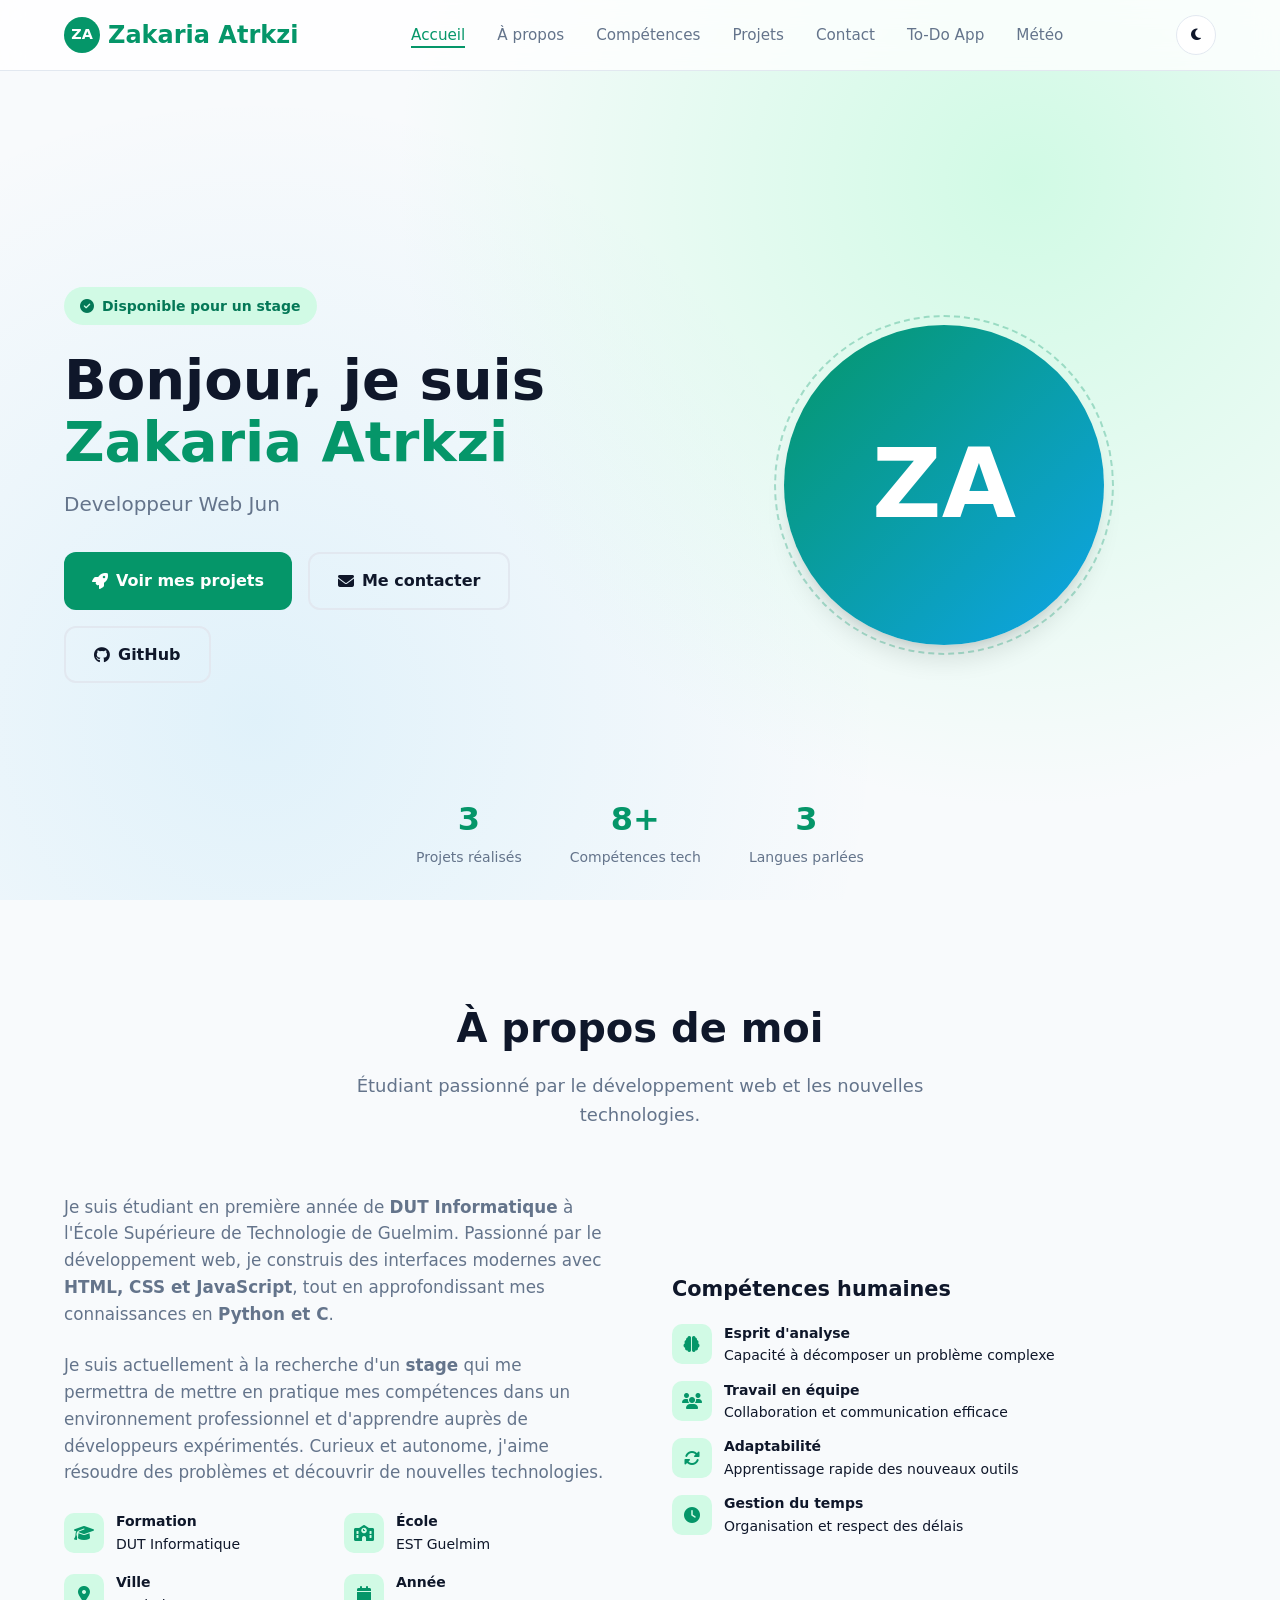
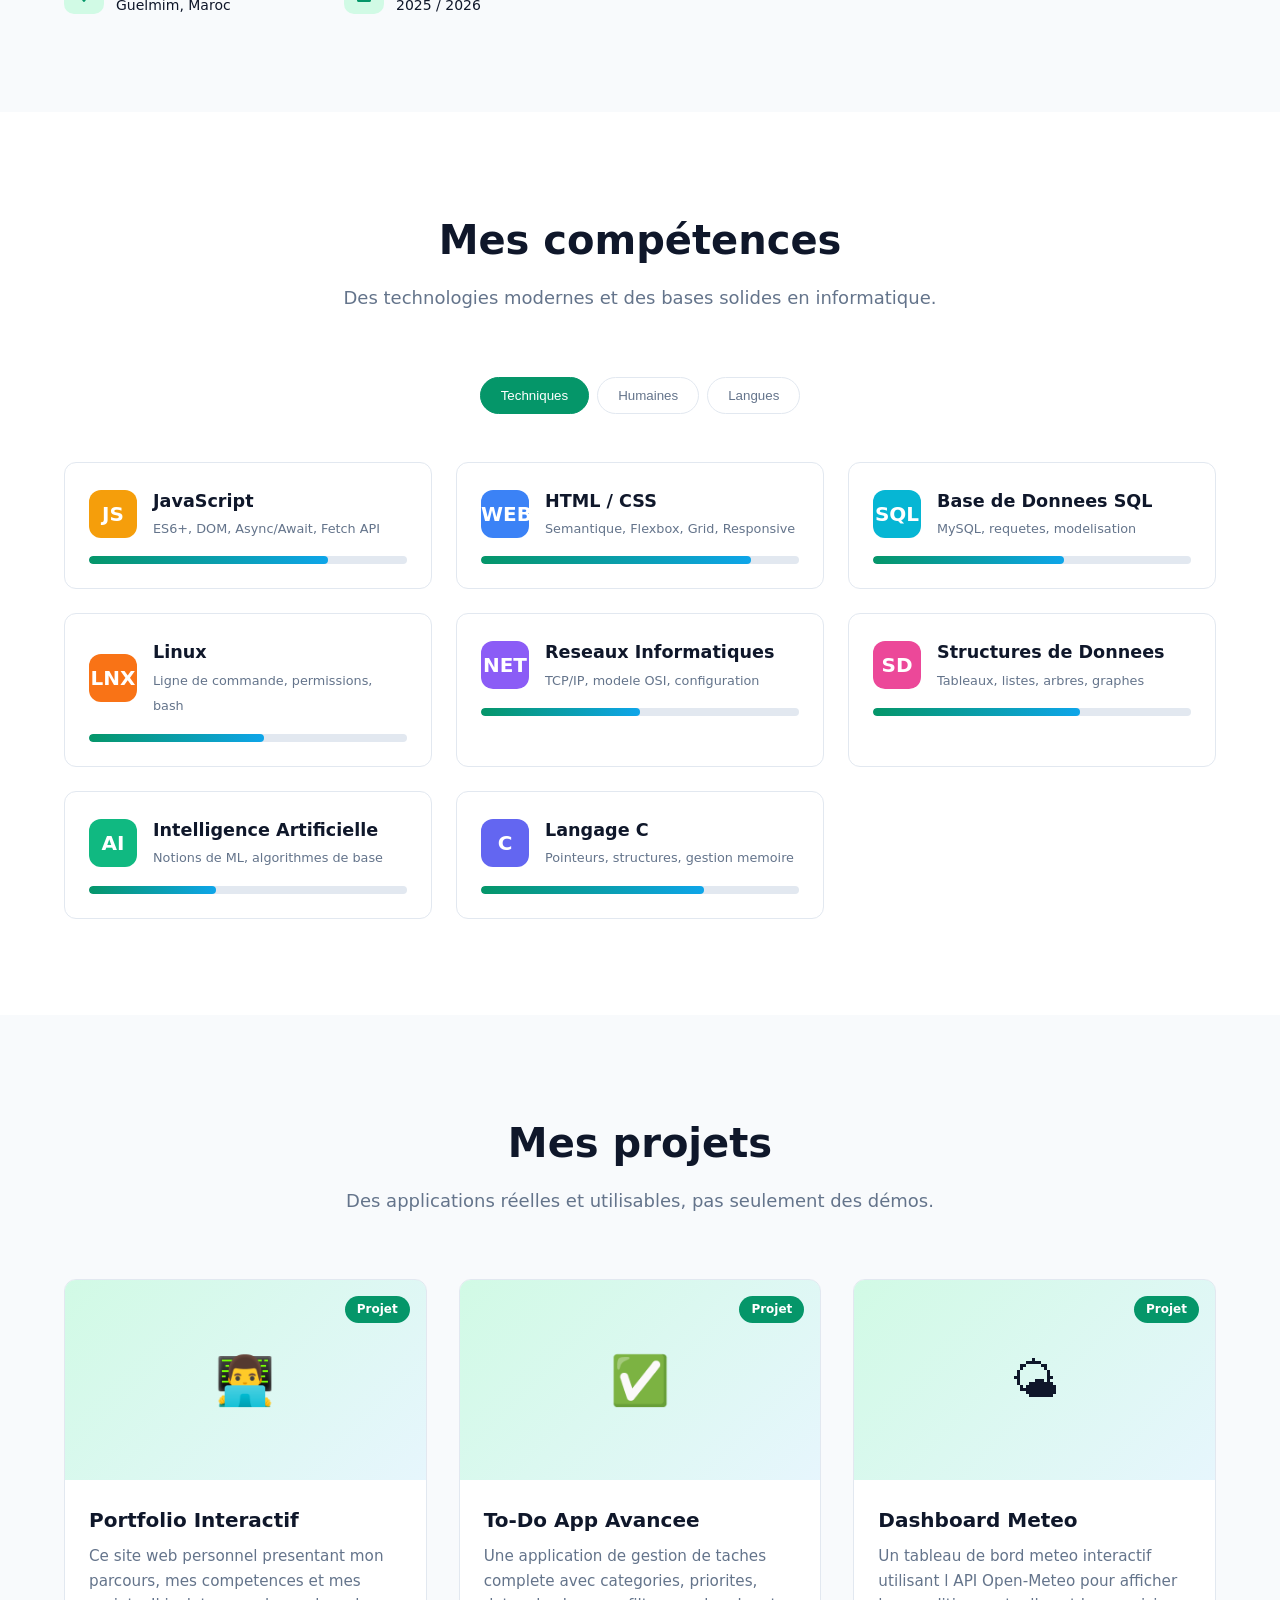
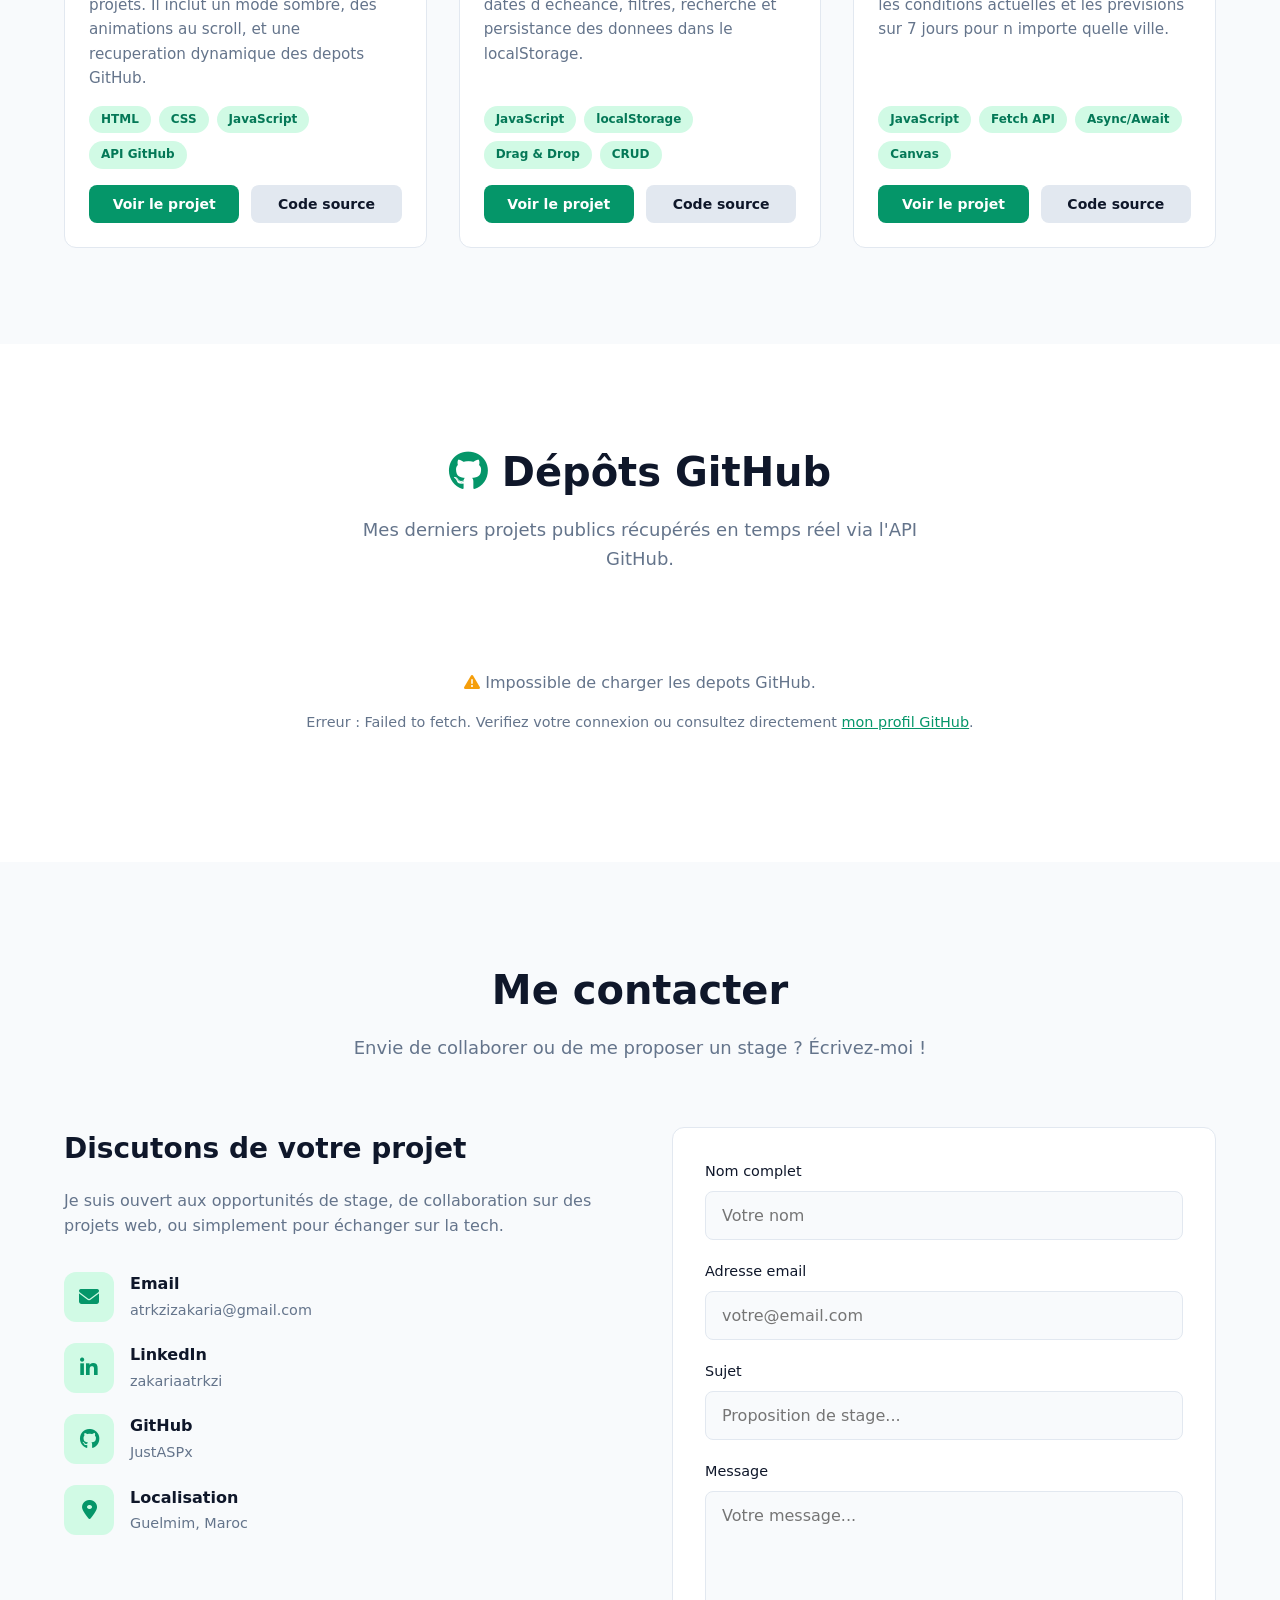
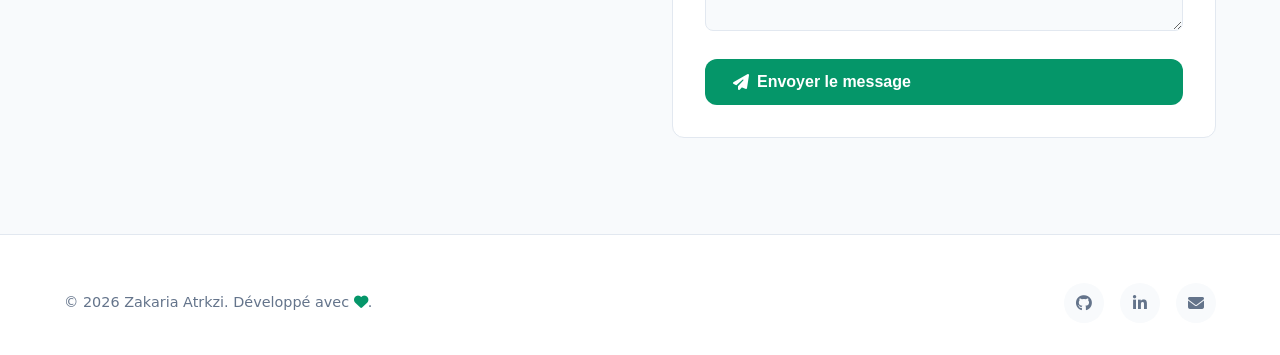
<file: index.html>
<!DOCTYPE html>
<html lang="fr">
<head>
  <meta charset="UTF-8">
  <meta name="viewport" content="width=device-width, initial-scale=1.0">
  <meta name="description" content="Portfolio de Zakaria Atrkzi - Étudiant en DUT Informatique à l'EST Guelmim, développeur web passionné.">
  <title>Zakaria Atrkzi — Portfolio</title>
  <link rel="stylesheet" href="css/style.css">
  <link rel="stylesheet" href="https://cdnjs.cloudflare.com/ajax/libs/font-awesome/6.5.1/css/all.min.css">
</head>
<body>

  <nav class="navbar">
    <div class="nav-container">
      <a href="#" class="logo"><span>ZA</span> Zakaria Atrkzi</a>
      <ul class="nav-links" id="navLinks">
        <li><a href="#accueil" class="active">Accueil</a></li>
        <li><a href="#apropos">À propos</a></li>
        <li><a href="#competences">Compétences</a></li>
        <li><a href="#projets">Projets</a></li>
        <li><a href="#contact">Contact</a></li>
        <li><a href="pages/todo.html">To-Do App</a></li>
        <li><a href="pages/dashboard.html">Météo</a></li>
      </ul>
      <div class="nav-actions">
        <button class="btn-icon" id="themeToggle" aria-label="Changer de thème"><i class="fas fa-moon"></i></button>
        <div class="hamburger" id="hamburger" aria-label="Menu"><span></span><span></span><span></span></div>
      </div>
    </div>
  </nav>

  <section class="hero" id="accueil">
    <div class="hero-bg"></div>
    <div class="container hero-content">
      <div>
        <div class="hero-badge"><i class="fas fa-circle-check"></i> Disponible pour un stage</div>
        <h1>Bonjour, je suis <span class="accent">Zakaria Atrkzi</span></h1>
        <p class="subtitle" id="typingText"></p>
        <div class="hero-btns">
          <a href="#projets" class="btn btn-primary"><i class="fas fa-rocket"></i> Voir mes projets</a>
          <a href="#contact" class="btn btn-outline"><i class="fas fa-envelope"></i> Me contacter</a>
          <a href="https://github.com/JustASPx" target="_blank" class="btn btn-outline"><i class="fab fa-github"></i> GitHub</a>
        </div>
      </div>
      <div class="hero-image">
        <div class="hero-avatar">ZA</div>
      </div>
    </div>
    <div class="container hero-stats">
      <div class="stat-item"><div class="num" data-count="3">3</div><div class="label">Projets réalisés</div></div>
      <div class="stat-item"><div class="num" data-count="8">8+</div><div class="label">Compétences tech</div></div>
      <div class="stat-item"><div class="num" data-count="3">3</div><div class="label">Langues parlées</div></div>
    </div>
  </section>


  <section class="section" id="apropos">
    <div class="container">
      <div class="section-header reveal">
        <h2>À propos de moi</h2>
        <p>Étudiant passionné par le développement web et les nouvelles technologies.</p>
      </div>
      <div class="about-grid reveal">
        <div class="about-text">
          <p>
            Je suis étudiant en première année de <strong>DUT Informatique</strong> à l'École Supérieure de Technologie de Guelmim. 
            Passionné par le développement web, je construis des interfaces modernes avec <strong>HTML, CSS et JavaScript</strong>, 
            tout en approfondissant mes connaissances en <strong>Python et C</strong>.
          </p>
          <p>
            Je suis actuellement à la recherche d'un <strong>stage</strong> qui me permettra de mettre en pratique mes compétences 
            dans un environnement professionnel et d'apprendre auprès de développeurs expérimentés. 
            Curieux et autonome, j'aime résoudre des problèmes et découvrir de nouvelles technologies.
          </p>
          <div class="about-info">
            <div class="info-item">
              <i class="fas fa-graduation-cap"></i>
              <div><strong>Formation</strong><span>DUT Informatique</span></div>
            </div>
            <div class="info-item">
              <i class="fas fa-school"></i>
              <div><strong>École</strong><span>EST Guelmim</span></div>
            </div>
            <div class="info-item">
              <i class="fas fa-map-marker-alt"></i>
              <div><strong>Ville</strong><span>Guelmim, Maroc</span></div>
            </div>
            <div class="info-item">
              <i class="fas fa-calendar"></i>
              <div><strong>Année</strong><span>2025 / 2026</span></div>
            </div>
          </div>
        </div>
        <div class="about-text">
          <h3 style="margin-bottom:1rem;font-size:1.3rem;">Compétences humaines</h3>
          <div class="about-info" style="display:flex;flex-direction:column;gap:0.75rem;">
            <div class="info-item"><i class="fas fa-brain"></i><div><strong>Esprit d'analyse</strong><span>Capacité à décomposer un problème complexe</span></div></div>
            <div class="info-item"><i class="fas fa-users"></i><div><strong>Travail en équipe</strong><span>Collaboration et communication efficace</span></div></div>
            <div class="info-item"><i class="fas fa-sync-alt"></i><div><strong>Adaptabilité</strong><span>Apprentissage rapide des nouveaux outils</span></div></div>
            <div class="info-item"><i class="fas fa-clock"></i><div><strong>Gestion du temps</strong><span>Organisation et respect des délais</span></div></div>
          </div>
        </div>
      </div>
    </div>
  </section>


  <section class="section" id="competences" style="background:var(--surface);">
    <div class="container">
      <div class="section-header reveal">
        <h2>Mes compétences</h2>
        <p>Des technologies modernes et des bases solides en informatique.</p>
      </div>
      <div class="skills-tabs reveal">
        <button class="tab-btn active" data-tab="tech">Techniques</button>
        <button class="tab-btn" data-tab="soft">Humaines</button>
        <button class="tab-btn" data-tab="lang">Langues</button>
      </div>
      <div class="skills-grid reveal" id="skillsGrid">
        
      </div>
    </div>
  </section>


  <section class="section" id="projets">
    <div class="container">
      <div class="section-header reveal">
        <h2>Mes projets</h2>
        <p>Des applications réelles et utilisables, pas seulement des démos.</p>
      </div>
      <div class="projects-grid reveal" id="projectsGrid">
        
      </div>
    </div>
  </section>


  <section class="section" style="background:var(--surface);">
    <div class="container">
      <div class="section-header reveal">
        <h2><i class="fab fa-github" style="color:var(--primary);"></i> Dépôts GitHub</h2>
        <p>Mes derniers projets publics récupérés en temps réel via l'API GitHub.</p>
      </div>
      <div id="githubRepos" class="projects-grid reveal">
        <div style="text-align:center;padding:2rem;color:var(--text-muted);"><div class="loader"></div><p style="margin-top:1rem;">Chargement des dépôts...</p></div>
      </div>
    </div>
  </section>


  <section class="section" id="contact">
    <div class="container">
      <div class="section-header reveal">
        <h2>Me contacter</h2>
        <p>Envie de collaborer ou de me proposer un stage ? Écrivez-moi !</p>
      </div>
      <div class="contact-grid reveal">
        <div class="contact-info">
          <h3>Discutons de votre projet</h3>
          <p>Je suis ouvert aux opportunités de stage, de collaboration sur des projets web, ou simplement pour échanger sur la tech.</p>
          <div class="contact-methods">
            <div class="contact-method">
              <i class="fas fa-envelope"></i>
              <div><strong>Email</strong><span>atrkzizakaria@gmail.com</span></div>
            </div>
            <div class="contact-method">
              <i class="fab fa-linkedin-in"></i>
              <div><strong>LinkedIn</strong><span>zakariaatrkzi</span></div>
            </div>
            <div class="contact-method">
              <i class="fab fa-github"></i>
              <div><strong>GitHub</strong><span>JustASPx</span></div>
            </div>
            <div class="contact-method">
              <i class="fas fa-map-marker-alt"></i>
              <div><strong>Localisation</strong><span>Guelmim, Maroc</span></div>
            </div>
          </div>
        </div>
        <form class="contact-form" id="contactForm">
          <div class="form-status" id="formStatus"></div>
          <div class="form-group">
            <label for="name">Nom complet</label>
            <input type="text" id="name" name="name" placeholder="Votre nom" required>
          </div>
          <div class="form-group">
            <label for="email">Adresse email</label>
            <input type="email" id="email" name="email" placeholder="votre@email.com" required>
          </div>
          <div class="form-group">
            <label for="subject">Sujet</label>
            <input type="text" id="subject" name="subject" placeholder="Proposition de stage..." required>
          </div>
          <div class="form-group">
            <label for="message">Message</label>
            <textarea id="message" name="message" placeholder="Votre message..." required></textarea>
          </div>
          <button type="submit" class="btn btn-primary" style="width:100%;" id="submitBtn">
            <i class="fas fa-paper-plane"></i> Envoyer le message
          </button>
        </form>
      </div>
    </div>
  </section>


  <footer class="footer">
    <div class="container footer-content">
      <p>© 2026 Zakaria Atrkzi. Développé avec <i class="fas fa-heart" style="color:var(--primary);"></i>.</p>
      <div class="footer-socials">
        <a href="https://github.com/JustASPx" target="_blank" aria-label="GitHub"><i class="fab fa-github"></i></a>
        <a href="https://linkedin.com/in/zakariaatrkzi" target="_blank" aria-label="LinkedIn"><i class="fab fa-linkedin-in"></i></a>
        <a href="mailto:atrkzizakaria@gmail.com" aria-label="Email"><i class="fas fa-envelope"></i></a>
      </div>
    </div>
  </footer>


  <div class="modal-overlay" id="projectModal">
    <div class="modal">
      <div class="modal-header">
        <h3 id="modalTitle">Titre du projet</h3>
        <button class="modal-close" id="modalClose"><i class="fas fa-times"></i></button>
      </div>
      <div class="modal-body" id="modalBody"></div>
    </div>
  </div>

  <script src="js/main.js" charset="utf-8"></script>
</body>
</html>
</file>
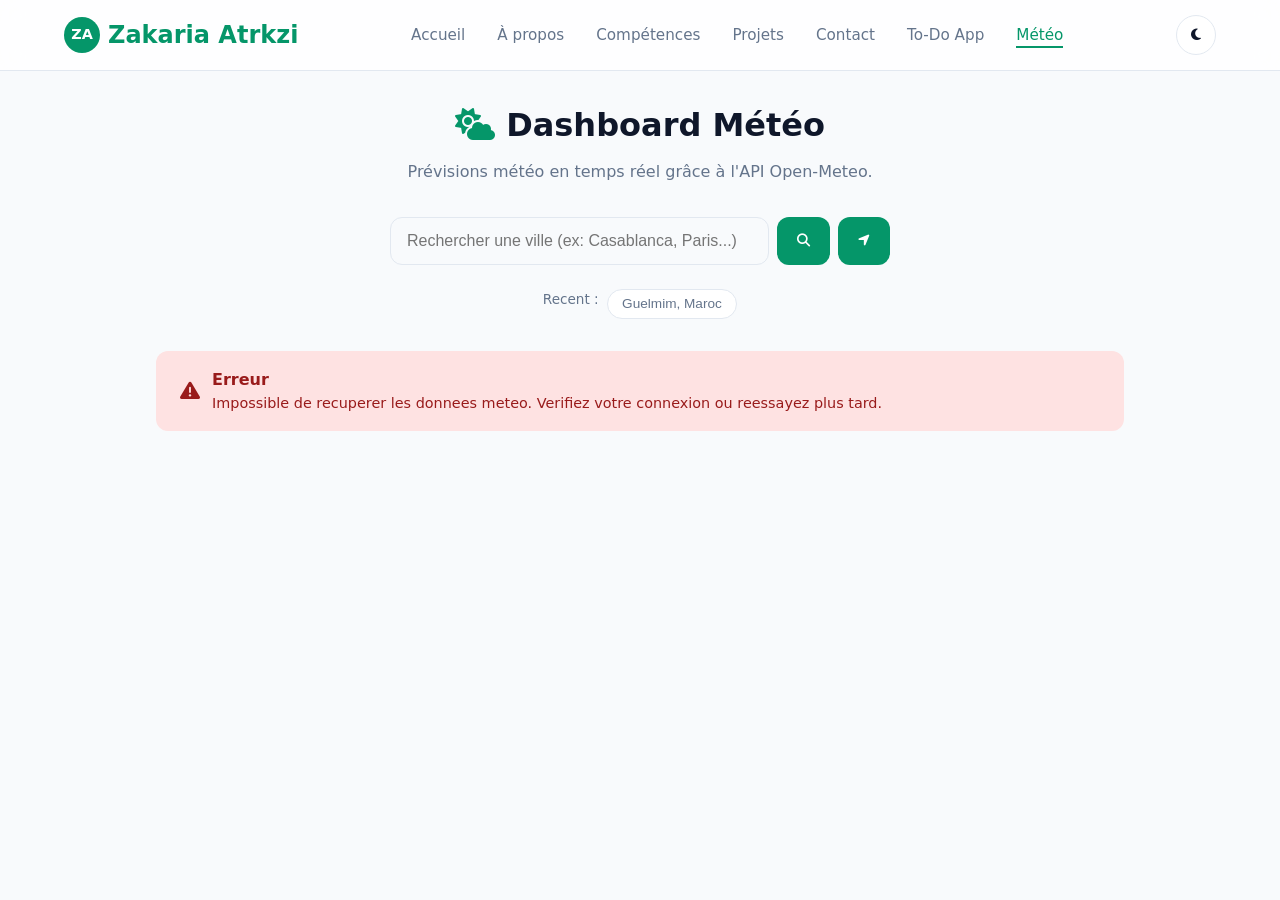
<file: pages/dashboard.html>
<!DOCTYPE html>
<html lang="fr">
<head>
  <meta charset="UTF-8">
  <meta name="viewport" content="width=device-width, initial-scale=1.0">
  <title>Dashboard Météo — Zakaria Atrkzi</title>
  <link rel="stylesheet" href="../css/style.css">
  <link rel="stylesheet" href="https://cdnjs.cloudflare.com/ajax/libs/font-awesome/6.5.1/css/all.min.css">
  <style>
    .weather-app { max-width: 1000px; margin: 0 auto; padding: 2rem 1rem; padding-top: 100px; }
    .weather-header { text-align: center; margin-bottom: 2rem; }
    .weather-header h1 { font-size: 2rem; margin-bottom: 0.5rem; }
    .weather-header p { color: var(--text-muted); }
    .search-box { display: flex; gap: 0.5rem; max-width: 500px; margin: 0 auto 1.5rem; }
    .search-box input { flex: 1; padding: 0.875rem 1rem; border-radius: var(--radius); border: 1px solid var(--border); background: var(--bg); color: var(--text); font-size: 1rem; }
    .search-box input:focus { outline: none; border-color: var(--primary); box-shadow: 0 0 0 3px rgba(5,150,105,0.1); }
    .search-box button { padding: 0.875rem 1.25rem; border-radius: var(--radius); border: none; background: var(--primary); color: white; cursor: pointer; font-weight: 600; transition: var(--transition); }
    .search-box button:hover { background: var(--primary-dark); }
    .recent-searches { display: flex; gap: 0.5rem; flex-wrap: wrap; justify-content: center; margin-bottom: 2rem; }
    .recent-searches button { padding: 0.4rem 0.9rem; border-radius: 999px; border: 1px solid var(--border); background: var(--surface); color: var(--text-muted); cursor: pointer; font-size: 0.85rem; transition: var(--transition); }
    .recent-searches button:hover { border-color: var(--primary); color: var(--primary); }
    .weather-main { display: grid; grid-template-columns: 1fr 1fr; gap: 1.5rem; margin-bottom: 2rem; }
    .weather-card { background: var(--surface); border: 1px solid var(--border); border-radius: var(--radius); padding: 1.5rem; }
    .weather-card h3 { font-size: 1rem; color: var(--text-muted); margin-bottom: 0.5rem; text-transform: uppercase; letter-spacing: 0.05em; }
    .current-weather { display: flex; align-items: center; gap: 1.5rem; }
    .current-weather .temp { font-size: 4rem; font-weight: 800; line-height: 1; }
    .current-weather .desc { color: var(--text-muted); font-size: 1.1rem; }
    .current-weather .location { font-size: 1.25rem; font-weight: 700; margin-bottom: 0.25rem; }
    .weather-icon { font-size: 3.5rem; }
    .details-grid { display: grid; grid-template-columns: repeat(2, 1fr); gap: 1rem; }
    .detail-item { display: flex; align-items: center; gap: 0.75rem; }
    .detail-item i { width: 36px; height: 36px; border-radius: 10px; background: var(--primary-light); color: var(--primary); display: grid; place-items: center; font-size: 0.9rem; }
    .detail-item div { font-size: 0.85rem; color: var(--text-muted); }
    .detail-item div strong { display: block; color: var(--text); font-size: 1rem; }
    .forecast-section { margin-bottom: 2rem; }
    .forecast-section h3 { margin-bottom: 1rem; font-size: 1.25rem; }
    .forecast-grid { display: grid; grid-template-columns: repeat(auto-fill, minmax(120px, 1fr)); gap: 1rem; }
    .forecast-day { background: var(--surface); border: 1px solid var(--border); border-radius: var(--radius); padding: 1rem; text-align: center; transition: var(--transition); }
    .forecast-day:hover { border-color: var(--primary); transform: translateY(-3px); }
    .forecast-day .day-name { font-weight: 600; margin-bottom: 0.5rem; }
    .forecast-day .day-icon { font-size: 1.75rem; margin: 0.5rem 0; }
    .forecast-day .day-temps { font-size: 0.9rem; color: var(--text-muted); }
    .forecast-day .day-temps strong { color: var(--text); }
    .chart-container { background: var(--surface); border: 1px solid var(--border); border-radius: var(--radius); padding: 1.5rem; margin-bottom: 2rem; }
    .chart-container h3 { margin-bottom: 1rem; font-size: 1.25rem; }
    .chart-container canvas { width: 100%; height: 250px; }
    .loading { text-align: center; padding: 3rem; color: var(--text-muted); }
    .loading .loader { margin-bottom: 1rem; }
    .error-box { background: #fee2e2; color: #991b1b; padding: 1rem 1.5rem; border-radius: var(--radius); margin-bottom: 1.5rem; display: flex; align-items: center; gap: 0.75rem; }
    .error-box i { font-size: 1.25rem; }
    @media (max-width: 768px) {
      .weather-main { grid-template-columns: 1fr; }
      .details-grid { grid-template-columns: 1fr; }
      .forecast-grid { grid-template-columns: repeat(3, 1fr); }
      .current-weather { flex-direction: column; text-align: center; }
    }
  </style>
</head>
<body>
  <nav class="navbar">
    <div class="nav-container">
      <a href="../index.html" class="logo"><span>ZA</span> Zakaria Atrkzi</a>
      <ul class="nav-links" id="navLinks">
        <li><a href="../index.html">Accueil</a></li>
        <li><a href="../index.html#apropos">À propos</a></li>
        <li><a href="../index.html#competences">Compétences</a></li>
        <li><a href="../index.html#projets">Projets</a></li>
        <li><a href="../index.html#contact">Contact</a></li>
        <li><a href="todo.html">To-Do App</a></li>
        <li><a href="dashboard.html" class="active">Météo</a></li>
      </ul>
      <div class="nav-actions">
        <button class="btn-icon" id="themeToggle" aria-label="Changer de thème"><i class="fas fa-moon"></i></button>
        <div class="hamburger" id="hamburger"><span></span><span></span><span></span></div>
      </div>
    </div>
  </nav>

  <main class="weather-app">
    <div class="weather-header">
      <h1><i class="fas fa-cloud-sun" style="color:var(--primary);"></i> Dashboard Météo</h1>
      <p>Prévisions météo en temps réel grâce à l'API Open-Meteo.</p>
    </div>

    <div class="search-box">
      <input type="text" id="cityInput" placeholder="Rechercher une ville (ex: Casablanca, Paris...)" autocomplete="off">
      <button id="searchBtn"><i class="fas fa-search"></i></button>
      <button id="locateBtn" title="Ma position"><i class="fas fa-location-arrow"></i></button>
    </div>

    <div class="recent-searches" id="recentSearches"></div>

    <div id="weatherContent">
      <div class="loading"><div class="loader"></div><p>Chargement des données météo...</p></div>
    </div>
  </main>

  <script src="../js/dashboard.js"></script>
</body>
</html>
</file>
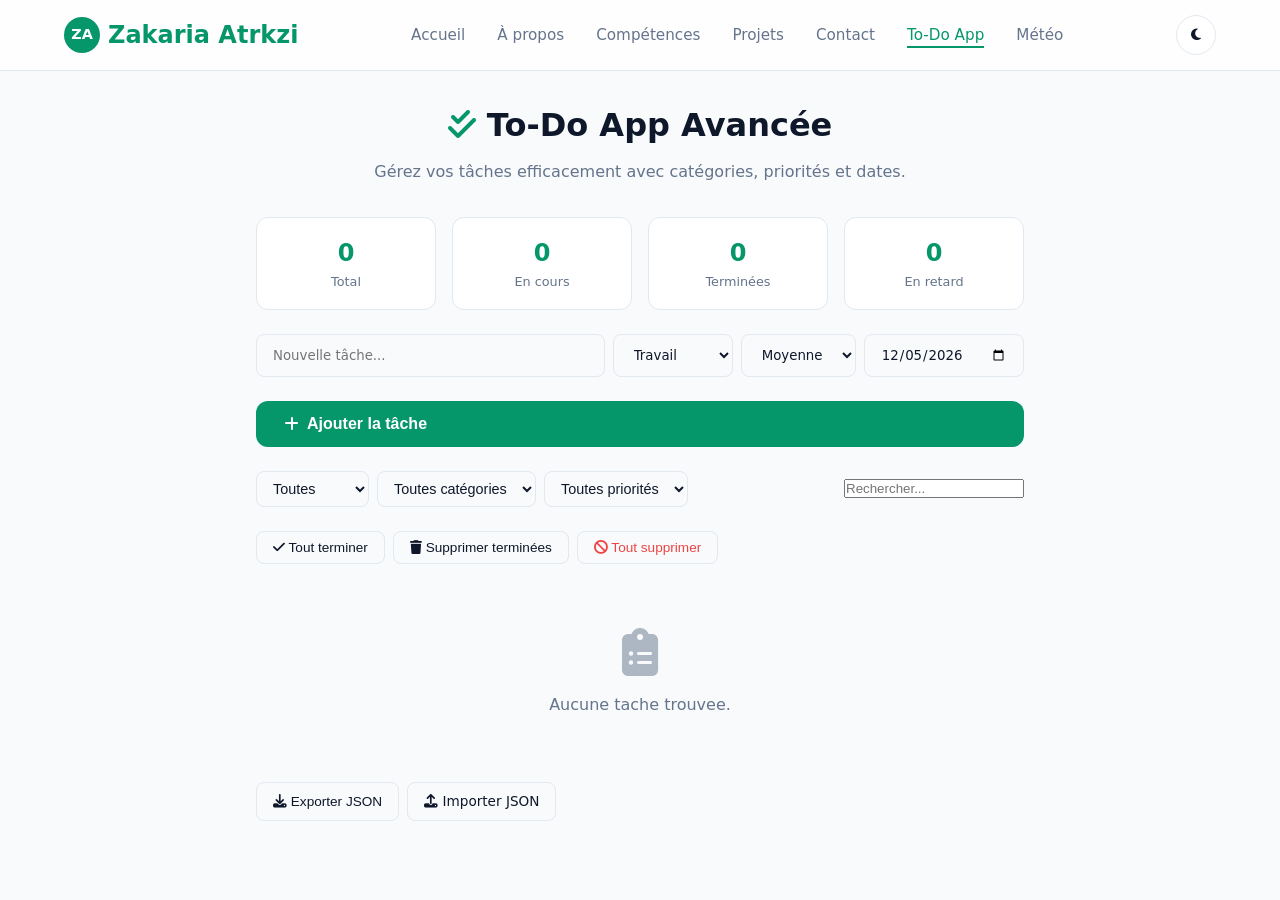
<file: pages/todo.html>
<!DOCTYPE html>
<html lang="fr">
<head>
  <meta charset="UTF-8">
  <meta name="viewport" content="width=device-width, initial-scale=1.0">
  <title>To-Do App Avancée — Zakaria Atrkzi</title>
  <link rel="stylesheet" href="../css/style.css">
  <link rel="stylesheet" href="https://cdnjs.cloudflare.com/ajax/libs/font-awesome/6.5.1/css/all.min.css">
  <style>
    .todo-app { max-width: 800px; margin: 0 auto; padding: 2rem 1rem; padding-top: 100px; }
    .todo-header { text-align: center; margin-bottom: 2rem; }
    .todo-header h1 { font-size: 2rem; margin-bottom: 0.5rem; }
    .todo-header p { color: var(--text-muted); }
    .todo-input-group { display: grid; grid-template-columns: 1fr auto auto auto; gap: 0.5rem; margin-bottom: 1.5rem; }
    .todo-input-group input, .todo-input-group select { padding: 0.75rem 1rem; border-radius: 8px; border: 1px solid var(--border); background: var(--bg); color: var(--text); font-family: inherit; }
    .todo-input-group input:focus, .todo-input-group select:focus { outline: none; border-color: var(--primary); }
    .todo-filters { display: flex; gap: 0.5rem; flex-wrap: wrap; margin-bottom: 1.5rem; align-items: center; justify-content: space-between; }
    .filter-group { display: flex; gap: 0.5rem; flex-wrap: wrap; align-items: center; }
    .filter-group select, .filter-group input { padding: 0.5rem 0.75rem; border-radius: 8px; border: 1px solid var(--border); background: var(--bg); color: var(--text); font-size: 0.9rem; }
    .stats-bar { display: grid; grid-template-columns: repeat(4, 1fr); gap: 1rem; margin-bottom: 1.5rem; }
    .stat-box { background: var(--surface); border: 1px solid var(--border); border-radius: var(--radius); padding: 1rem; text-align: center; }
    .stat-box .val { font-size: 1.5rem; font-weight: 800; color: var(--primary); }
    .stat-box .lbl { font-size: 0.8rem; color: var(--text-muted); }
    .todo-list { display: flex; flex-direction: column; gap: 0.75rem; }
    .todo-item {
      background: var(--surface); border: 1px solid var(--border); border-radius: var(--radius);
      padding: 1rem; display: flex; align-items: center; gap: 1rem; cursor: grab;
      transition: var(--transition); position: relative;
    }
    .todo-item:hover { border-color: var(--primary); box-shadow: var(--shadow); }
    .todo-item.dragging { opacity: 0.5; transform: scale(0.98); }
    .todo-item.completed .todo-text { text-decoration: line-through; opacity: 0.6; }
    .todo-item.overdue { border-left: 4px solid #ef4444; }
    .todo-item.high-priority { border-left: 4px solid #f59e0b; }
    .todo-check { width: 22px; height: 22px; border: 2px solid var(--primary); border-radius: 6px; cursor: pointer; display: grid; place-items: center; color: white; transition: var(--transition); flex-shrink: 0; }
    .todo-check.checked { background: var(--primary); }
    .todo-content { flex: 1; min-width: 0; }
    .todo-text { font-weight: 500; margin-bottom: 0.25rem; word-break: break-word; }
    .todo-meta { display: flex; gap: 0.75rem; flex-wrap: wrap; font-size: 0.8rem; color: var(--text-muted); }
    .todo-meta span { display: flex; align-items: center; gap: 0.25rem; }
    .tag { padding: 0.15rem 0.5rem; border-radius: 999px; font-size: 0.7rem; font-weight: 600; }
    .tag-cat-work { background: #dbeafe; color: #1e40af; }
    .tag-cat-personal { background: #dcfce7; color: #166534; }
    .tag-cat-study { background: #fef3c7; color: #92400e; }
    .tag-prio-high { background: #fee2e2; color: #991b1b; }
    .tag-prio-medium { background: #fef3c7; color: #92400e; }
    .tag-prio-low { background: #e0f2fe; color: #075985; }
    .todo-actions { display: flex; gap: 0.5rem; }
    .todo-actions button { width: 32px; height: 32px; border-radius: 8px; border: 1px solid var(--border); background: var(--bg); color: var(--text); cursor: pointer; display: grid; place-items: center; transition: var(--transition); }
    .todo-actions button:hover { background: var(--primary); color: white; border-color: var(--primary); }
    .todo-actions .btn-delete:hover { background: #ef4444; border-color: #ef4444; }
    .empty-state { text-align: center; padding: 3rem; color: var(--text-muted); }
    .empty-state i { font-size: 3rem; margin-bottom: 1rem; opacity: 0.5; }
    .bulk-actions { display: flex; gap: 0.5rem; margin-bottom: 1rem; flex-wrap: wrap; }
    .bulk-actions button { padding: 0.5rem 1rem; border-radius: 8px; border: 1px solid var(--border); background: var(--bg); color: var(--text); cursor: pointer; font-size: 0.85rem; transition: var(--transition); }
    .bulk-actions button:hover { background: var(--primary); color: white; border-color: var(--primary); }
    .import-export { display: flex; gap: 0.5rem; margin-top: 1rem; }
    .import-export label, .import-export button { padding: 0.5rem 1rem; border-radius: 8px; border: 1px solid var(--border); background: var(--bg); color: var(--text); cursor: pointer; font-size: 0.85rem; transition: var(--transition); }
    .import-export label:hover, .import-export button:hover { background: var(--primary); color: white; }
    .import-export input[type="file"] { display: none; }
    @media (max-width: 640px) {
      .todo-input-group { grid-template-columns: 1fr; }
      .stats-bar { grid-template-columns: repeat(2, 1fr); }
      .todo-filters { flex-direction: column; align-items: stretch; }
    }
  </style>
</head>
<body>
  <nav class="navbar">
    <div class="nav-container">
      <a href="../index.html" class="logo"><span>ZA</span> Zakaria Atrkzi</a>
      <ul class="nav-links" id="navLinks">
        <li><a href="../index.html">Accueil</a></li>
        <li><a href="../index.html#apropos">À propos</a></li>
        <li><a href="../index.html#competences">Compétences</a></li>
        <li><a href="../index.html#projets">Projets</a></li>
        <li><a href="../index.html#contact">Contact</a></li>
        <li><a href="todo.html" class="active">To-Do App</a></li>
        <li><a href="dashboard.html">Météo</a></li>
      </ul>
      <div class="nav-actions">
        <button class="btn-icon" id="themeToggle" aria-label="Changer de thème"><i class="fas fa-moon"></i></button>
        <div class="hamburger" id="hamburger"><span></span><span></span><span></span></div>
      </div>
    </div>
  </nav>

  <main class="todo-app">
    <div class="todo-header">
      <h1><i class="fas fa-check-double" style="color:var(--primary);"></i> To-Do App Avancée</h1>
      <p>Gérez vos tâches efficacement avec catégories, priorités et dates.</p>
    </div>

    <div class="stats-bar" id="statsBar">
      <div class="stat-box"><div class="val" id="statTotal">0</div><div class="lbl">Total</div></div>
      <div class="stat-box"><div class="val" id="statActive">0</div><div class="lbl">En cours</div></div>
      <div class="stat-box"><div class="val" id="statCompleted">0</div><div class="lbl">Terminées</div></div>
      <div class="stat-box"><div class="val" id="statOverdue">0</div><div class="lbl">En retard</div></div>
    </div>

    <form class="todo-input-group" id="todoForm">
      <input type="text" id="todoInput" placeholder="Nouvelle tâche..." required autocomplete="off">
      <select id="todoCategory">
        <option value="work">Travail</option>
        <option value="personal">Personnel</option>
        <option value="study">Études</option>
      </select>
      <select id="todoPriority">
        <option value="high">Haute</option>
        <option value="medium" selected>Moyenne</option>
        <option value="low">Basse</option>
      </select>
      <input type="date" id="todoDate" required>
    </form>
    <button type="submit" class="btn btn-primary" style="width:100%;margin-bottom:1.5rem;" id="addBtn">
      <i class="fas fa-plus"></i> Ajouter la tâche
    </button>

    <div class="todo-filters">
      <div class="filter-group">
        <select id="filterStatus">
          <option value="all">Toutes</option>
          <option value="active">En cours</option>
          <option value="completed">Terminées</option>
        </select>
        <select id="filterCategory">
          <option value="all">Toutes catégories</option>
          <option value="work">Travail</option>
          <option value="personal">Personnel</option>
          <option value="study">Études</option>
        </select>
        <select id="filterPriority">
          <option value="all">Toutes priorités</option>
          <option value="high">Haute</option>
          <option value="medium">Moyenne</option>
          <option value="low">Basse</option>
        </select>
      </div>
      <input type="text" id="searchInput" placeholder="Rechercher..." style="min-width:180px;">
    </div>

    <div class="bulk-actions">
      <button id="btnCompleteAll"><i class="fas fa-check"></i> Tout terminer</button>
      <button id="btnDeleteCompleted"><i class="fas fa-trash"></i> Supprimer terminées</button>
      <button id="btnClearAll" style="color:#ef4444;"><i class="fas fa-ban"></i> Tout supprimer</button>
    </div>

    <div class="todo-list" id="todoList"></div>

    <div class="import-export">
      <button id="btnExport"><i class="fas fa-download"></i> Exporter JSON</button>
      <label for="importFile"><i class="fas fa-upload"></i> Importer JSON</label>
      <input type="file" id="importFile" accept=".json">
    </div>
  </main>

  <script src="../js/todo.js"></script>
</body>
</html>
</file>
<file: css/style.css>
:root {
  --primary: #059669;
  --primary-dark: #047857;
  --primary-light: #d1fae5;
  --accent: #0ea5e9;
  --bg: #f8fafc;
  --surface: #ffffff;
  --text: #0f172a;
  --text-muted: #64748b;
  --border: #e2e8f0;
  --shadow: 0 4px 6px -1px rgb(0 0 0 / 0.1), 0 2px 4px -2px rgb(0 0 0 / 0.1);
  --shadow-lg: 0 20px 25px -5px rgb(0 0 0 / 0.1), 0 8px 10px -6px rgb(0 0 0 / 0.1);
  --radius: 12px;
  --transition: all 0.3s cubic-bezier(0.4, 0, 0.2, 1);
}

[data-theme="dark"] {
  --bg: #0f172a;
  --surface: #1e293b;
  --text: #f1f5f9;
  --text-muted: #94a3b8;
  --border: #334155;
  --shadow: 0 4px 6px -1px rgb(0 0 0 / 0.3), 0 2px 4px -2px rgb(0 0 0 / 0.3);
  --shadow-lg: 0 20px 25px -5px rgb(0 0 0 / 0.4), 0 8px 10px -6px rgb(0 0 0 / 0.4);
}

* { margin: 0; padding: 0; box-sizing: border-box; }

html { scroll-behavior: smooth; }

body {
  font-family: 'Segoe UI', system-ui, -apple-system, sans-serif;
  background: var(--bg);
  color: var(--text);
  line-height: 1.6;
  transition: var(--transition);
  overflow-x: hidden;
}

.container { max-width: 1200px; margin: 0 auto; padding: 0 1.5rem; }

/* Navigation */
.navbar {
  position: fixed; top: 0; left: 0; right: 0;
  background: rgba(255,255,255,0.8);
  backdrop-filter: blur(12px);
  border-bottom: 1px solid var(--border);
  z-index: 1000;
  transition: var(--transition);
}

[data-theme="dark"] .navbar {
  background: rgba(15,23,42,0.8);
}

.nav-container {
  max-width: 1200px; margin: 0 auto; padding: 0 1.5rem;
  display: flex; align-items: center; justify-content: space-between; height: 70px;
}

.logo {
  font-size: 1.5rem; font-weight: 800; color: var(--primary);
  text-decoration: none; display: flex; align-items: center; gap: 0.5rem;
}

.logo span {
  width: 36px; height: 36px; background: var(--primary); color: white;
  border-radius: 50%; display: grid; place-items: center; font-size: 0.9rem;
}

.nav-links {
  display: flex; gap: 2rem; list-style: none; align-items: center;
}

.nav-links a {
  text-decoration: none; color: var(--text-muted); font-weight: 500;
  font-size: 0.95rem; position: relative; transition: var(--transition);
}

.nav-links a:hover, .nav-links a.active { color: var(--primary); }

.nav-links a::after {
  content: ''; position: absolute; bottom: -4px; left: 0;
  width: 0; height: 2px; background: var(--primary);
  transition: var(--transition);
}

.nav-links a:hover::after, .nav-links a.active::after { width: 100%; }

.nav-actions { display: flex; gap: 1rem; align-items: center; }

.btn-icon {
  width: 40px; height: 40px; border-radius: 50%; border: 1px solid var(--border);
  background: var(--surface); color: var(--text); cursor: pointer;
  display: grid; place-items: center; transition: var(--transition);
}

.btn-icon:hover { background: var(--primary); color: white; border-color: var(--primary); }

.hamburger { display: none; flex-direction: column; gap: 5px; cursor: pointer; }

.hamburger span {
  display: block; width: 24px; height: 2px; background: var(--text);
  transition: var(--transition);
}

/* Hero */
.hero {
  min-height: 100vh; display: flex; align-items: center;
  padding-top: 70px; position: relative; overflow: hidden;
}

.hero-bg {
  position: absolute; inset: 0; z-index: 0;
  background: radial-gradient(circle at 80% 20%, var(--primary-light) 0%, transparent 50%),
              radial-gradient(circle at 20% 80%, rgba(14,165,233,0.1) 0%, transparent 50%);
}

[data-theme="dark"] .hero-bg {
  background: radial-gradient(circle at 80% 20%, rgba(5,150,105,0.15) 0%, transparent 50%),
              radial-gradient(circle at 20% 80%, rgba(14,165,233,0.08) 0%, transparent 50%);
}

.hero-content { position: relative; z-index: 1; display: grid; grid-template-columns: 1fr 1fr; gap: 4rem; align-items: center; }

.hero-badge {
  display: inline-flex; align-items: center; gap: 0.5rem;
  background: var(--primary-light); color: var(--primary-dark);
  padding: 0.5rem 1rem; border-radius: 999px; font-size: 0.875rem; font-weight: 600;
  margin-bottom: 1.5rem; width: fit-content;
}

.hero h1 { font-size: 3.5rem; font-weight: 800; line-height: 1.1; margin-bottom: 1rem; }

.hero h1 .accent { color: var(--primary); }

.hero .subtitle {
  font-size: 1.25rem; color: var(--text-muted); margin-bottom: 2rem; min-height: 2rem;
}

.hero-btns { display: flex; gap: 1rem; flex-wrap: wrap; }

.btn {
  display: inline-flex; align-items: center; gap: 0.5rem; padding: 0.875rem 1.75rem;
  border-radius: var(--radius); font-weight: 600; text-decoration: none;
  transition: var(--transition); border: none; cursor: pointer; font-size: 1rem;
}

.btn-primary { background: var(--primary); color: white; }
.btn-primary:hover { background: var(--primary-dark); transform: translateY(-2px); box-shadow: var(--shadow-lg); }

.btn-outline { background: transparent; color: var(--text); border: 2px solid var(--border); }
.btn-outline:hover { border-color: var(--primary); color: var(--primary); }

.hero-image {
  position: relative; display: flex; justify-content: center; align-items: center;
}

.hero-avatar {
  width: 320px; height: 320px; border-radius: 50%;
  background: linear-gradient(135deg, var(--primary), var(--accent));
  display: grid; place-items: center; font-size: 6rem; font-weight: 800; color: white;
  box-shadow: var(--shadow-lg); position: relative;
}

.hero-avatar::before {
  content: ''; position: absolute; inset: -10px; border-radius: 50%;
  border: 2px dashed var(--primary); opacity: 0.3; animation: spin 20s linear infinite;
}

@keyframes spin { to { transform: rotate(360deg); } }

.hero-stats {
  position: absolute; bottom: 2rem; left: 0; right: 0;
  display: flex; justify-content: center; gap: 3rem;
}

.stat-item { text-align: center; }
.stat-item .num { font-size: 2rem; font-weight: 800; color: var(--primary); }
.stat-item .label { font-size: 0.875rem; color: var(--text-muted); }

/* Sections */
.section { padding: 6rem 0; }
.section-header { text-align: center; margin-bottom: 4rem; }
.section-header h2 { font-size: 2.5rem; font-weight: 800; margin-bottom: 0.75rem; }
.section-header p { color: var(--text-muted); font-size: 1.125rem; max-width: 600px; margin: 0 auto; }

/* About */
.about-grid { display: grid; grid-template-columns: 1fr 1fr; gap: 4rem; align-items: center; }
.about-text p { color: var(--text-muted); margin-bottom: 1.5rem; font-size: 1.05rem; }
.about-info { display: grid; grid-template-columns: 1fr 1fr; gap: 1rem; }
.info-item { display: flex; align-items: center; gap: 0.75rem; }
.info-item i { width: 40px; height: 40px; border-radius: 10px; background: var(--primary-light); color: var(--primary); display: grid; place-items: center; }
.info-item div { font-size: 0.875rem; }
.info-item div strong { display: block; color: var(--text); }

/* Skills */
.skills-tabs { display: flex; justify-content: center; gap: 0.5rem; margin-bottom: 3rem; flex-wrap: wrap; }
.tab-btn { padding: 0.625rem 1.25rem; border-radius: 999px; border: 1px solid var(--border); background: var(--surface); color: var(--text-muted); cursor: pointer; font-weight: 500; transition: var(--transition); }
.tab-btn.active, .tab-btn:hover { background: var(--primary); color: white; border-color: var(--primary); }

.skills-grid { display: grid; grid-template-columns: repeat(auto-fill, minmax(280px, 1fr)); gap: 1.5rem; }
.skill-card {
  background: var(--surface); border: 1px solid var(--border); border-radius: var(--radius);
  padding: 1.5rem; transition: var(--transition);
}
.skill-card:hover { transform: translateY(-4px); box-shadow: var(--shadow-lg); border-color: var(--primary); }
.skill-header { display: flex; align-items: center; gap: 1rem; margin-bottom: 1rem; }
.skill-icon { width: 48px; height: 48px; border-radius: 12px; display: grid; place-items: center; font-size: 1.25rem; font-weight: 700; color: white; }
.skill-icon.js { background: #f59e0b; }
.skill-icon.web { background: #3b82f6; }
.skill-icon.sql { background: #06b6d4; }
.skill-icon.lnx { background: #f97316; }
.skill-icon.net { background: #8b5cf6; }
.skill-icon.sd { background: #ec4899; }
.skill-icon.ai { background: #10b981; }
.skill-icon.c { background: #6366f1; }
.skill-icon.soft { background: var(--primary); }

.skill-header h4 { font-size: 1.1rem; }
.skill-header span { font-size: 0.8rem; color: var(--text-muted); }
.skill-bar { height: 8px; background: var(--border); border-radius: 999px; overflow: hidden; }
.skill-bar .fill { height: 100%; background: linear-gradient(90deg, var(--primary), var(--accent)); border-radius: 999px; transition: width 1s ease; }

/* Projects */
.projects-grid { display: grid; grid-template-columns: repeat(auto-fill, minmax(340px, 1fr)); gap: 2rem; }
.project-card {
  background: var(--surface); border: 1px solid var(--border); border-radius: var(--radius);
  overflow: hidden; transition: var(--transition); display: flex; flex-direction: column;
}
.project-card:hover { transform: translateY(-6px); box-shadow: var(--shadow-lg); }
.project-thumb { height: 200px; background: linear-gradient(135deg, var(--primary-light), rgba(14,165,233,0.1)); display: grid; place-items: center; font-size: 3rem; position: relative; }
.project-thumb .badge { position: absolute; top: 1rem; right: 1rem; background: var(--primary); color: white; padding: 0.25rem 0.75rem; border-radius: 999px; font-size: 0.75rem; font-weight: 600; }
.project-body { padding: 1.5rem; flex: 1; display: flex; flex-direction: column; }
.project-body h3 { font-size: 1.25rem; margin-bottom: 0.5rem; }
.project-body p { color: var(--text-muted); font-size: 0.95rem; margin-bottom: 1rem; flex: 1; }
.project-tags { display: flex; gap: 0.5rem; flex-wrap: wrap; margin-bottom: 1rem; }
.project-tags span { background: var(--primary-light); color: var(--primary-dark); padding: 0.25rem 0.75rem; border-radius: 999px; font-size: 0.75rem; font-weight: 600; }
.project-links { display: flex; gap: 0.75rem; }
.project-links a { flex: 1; text-align: center; padding: 0.5rem; border-radius: 8px; font-size: 0.875rem; font-weight: 600; text-decoration: none; transition: var(--transition); }
.project-links .demo { background: var(--primary); color: white; }
.project-links .code { background: var(--border); color: var(--text); }
.project-links a:hover { opacity: 0.9; transform: scale(1.02); }

/* Contact */
.contact-grid { display: grid; grid-template-columns: 1fr 1fr; gap: 4rem; }
.contact-info h3 { font-size: 1.75rem; margin-bottom: 1rem; }
.contact-info > p { color: var(--text-muted); margin-bottom: 2rem; }
.contact-methods { display: flex; flex-direction: column; gap: 1.25rem; }
.contact-method { display: flex; align-items: center; gap: 1rem; }
.contact-method i { width: 50px; height: 50px; border-radius: 12px; background: var(--primary-light); color: var(--primary); display: grid; place-items: center; font-size: 1.25rem; }
.contact-method div strong { display: block; color: var(--text); }
.contact-method div span { color: var(--text-muted); font-size: 0.9rem; }

.contact-form { background: var(--surface); border: 1px solid var(--border); border-radius: var(--radius); padding: 2rem; }
.form-group { margin-bottom: 1.25rem; }
.form-group label { display: block; margin-bottom: 0.5rem; font-weight: 500; font-size: 0.9rem; }
.form-group input, .form-group textarea {
  width: 100%; padding: 0.875rem 1rem; border-radius: 8px; border: 1px solid var(--border);
  background: var(--bg); color: var(--text); font-family: inherit; font-size: 1rem;
  transition: var(--transition);
}
.form-group input:focus, .form-group textarea:focus { outline: none; border-color: var(--primary); box-shadow: 0 0 0 3px rgba(5,150,105,0.1); }
.form-group textarea { min-height: 140px; resize: vertical; }

.form-status { padding: 0.75rem 1rem; border-radius: 8px; margin-bottom: 1rem; font-size: 0.9rem; display: none; }
.form-status.success { background: #d1fae5; color: #065f46; display: block; }
.form-status.error { background: #fee2e2; color: #991b1b; display: block; }
.form-status.loading { background: #e0f2fe; color: #075985; display: block; }

/* Footer */
.footer { background: var(--surface); border-top: 1px solid var(--border); padding: 3rem 0 2rem; }
.footer-content { display: flex; justify-content: space-between; align-items: center; flex-wrap: wrap; gap: 1rem; }
.footer p { color: var(--text-muted); font-size: 0.9rem; }
.footer-socials { display: flex; gap: 1rem; }
.footer-socials a { width: 40px; height: 40px; border-radius: 50%; background: var(--bg); color: var(--text-muted); display: grid; place-items: center; text-decoration: none; transition: var(--transition); }
.footer-socials a:hover { background: var(--primary); color: white; }

/* Modal */
.modal-overlay { position: fixed; inset: 0; background: rgba(0,0,0,0.5); backdrop-filter: blur(4px); z-index: 2000; display: none; align-items: center; justify-content: center; padding: 1rem; opacity: 0; transition: opacity 0.3s; }
.modal-overlay.active { display: flex; opacity: 1; }
.modal { background: var(--surface); border-radius: var(--radius); max-width: 700px; width: 100%; max-height: 90vh; overflow-y: auto; transform: scale(0.95); transition: transform 0.3s; border: 1px solid var(--border); }
.modal-overlay.active .modal { transform: scale(1); }
.modal-header { padding: 1.5rem; border-bottom: 1px solid var(--border); display: flex; justify-content: space-between; align-items: center; }
.modal-header h3 { font-size: 1.25rem; }
.modal-close { width: 36px; height: 36px; border-radius: 50%; border: 1px solid var(--border); background: transparent; color: var(--text); cursor: pointer; display: grid; place-items: center; transition: var(--transition); }
.modal-close:hover { background: #fee2e2; color: #991b1b; border-color: #fecaca; }
.modal-body { padding: 1.5rem; }
.modal-body p { color: var(--text-muted); margin-bottom: 1rem; line-height: 1.7; }
.modal-body h4 { margin: 1.5rem 0 0.5rem; font-size: 1rem; }
.modal-body ul { margin-left: 1.25rem; color: var(--text-muted); }
.modal-body li { margin-bottom: 0.35rem; }

/* Scroll animations */
.reveal { opacity: 1; transform: translateY(0); transition: all 0.8s ease; }
.reveal.animate { opacity: 0; transform: translateY(30px); }
.reveal.animate.active { opacity: 1; transform: translateY(0); }

/* Loader */
.loader { width: 24px; height: 24px; border: 3px solid var(--border); border-top-color: var(--primary); border-radius: 50%; animation: loader-spin 0.8s linear infinite; display: inline-block; }
@keyframes loader-spin { to { transform: rotate(360deg); } }

/* Responsive */
@media (max-width: 992px) {
  .hero-content, .about-grid, .contact-grid { grid-template-columns: 1fr; }
  .hero-image { order: -1; }
  .hero-avatar { width: 220px; height: 220px; font-size: 4rem; }
  .hero h1 { font-size: 2.5rem; }
  .hero-stats { position: relative; margin-top: 2rem; bottom: auto; left: auto; right: auto; }
}

@media (max-width: 768px) {
  .nav-links { position: fixed; top: 70px; left: 0; right: 0; background: var(--surface); border-bottom: 1px solid var(--border); flex-direction: column; padding: 1.5rem; gap: 1rem; transform: translateY(-150%); transition: transform 0.3s; }
  .nav-links.active { transform: translateY(0); }
  .hamburger { display: flex; }
  .section { padding: 4rem 0; }
  .section-header h2 { font-size: 2rem; }
  .projects-grid { grid-template-columns: 1fr; }

  /* ---- FIXED HERO MOBILE ---- */
  .hero {
    min-height: auto;
    padding-bottom: 3rem;
    flex-direction: column;
    justify-content: flex-start;
    align-items: center;
  }

  .hero-content {
    grid-template-columns: 1fr;
    gap: 1.5rem;
    width: 100%;
  }

  .hero-image {
    order: -1;
    margin-bottom: 0.5rem;
  }

  .hero-avatar {
    width: 160px;
    height: 160px;
    font-size: 2.8rem;
  }

  .hero h1 {
    font-size: 2rem;
  }

  .hero .subtitle {
    font-size: 1rem;
    min-height: auto;
    margin-bottom: 1.5rem;
  }

  .hero-badge {
    margin: 0 auto 1rem auto;
  }

  .hero-btns {
    flex-direction: column;
    align-items: center;
  }

  .hero-btns .btn {
    width: 100%;
    max-width: 320px;
    justify-content: center;
  }

  .hero-stats {
    position: relative;
    margin-top: 2rem;
    gap: 1.5rem;
    width: 100%;
    justify-content: center;
    bottom: auto;
    left: auto;
    right: auto;
  }

  .stat-item .num {
    font-size: 1.5rem;
  }
  /* --------------------------- */
}

@media (max-width: 480px) {
  .hero-avatar { width: 130px; height: 130px; font-size: 2.2rem; }
  .hero h1 { font-size: 1.7rem; }
  .hero-badge { font-size: 0.8rem; padding: 0.4rem 0.8rem; }
  .hero-stats { gap: 1rem; flex-wrap: wrap; margin-top: 1.5rem; }
  .stat-item .num { font-size: 1.25rem; }
  .stat-item .label { font-size: 0.75rem; }
}

/* Print */
@media print {
  .navbar, .hero-btns, .footer-socials, .btn-icon { display: none !important; }
  body { background: white; color: black; }
}
</file>
